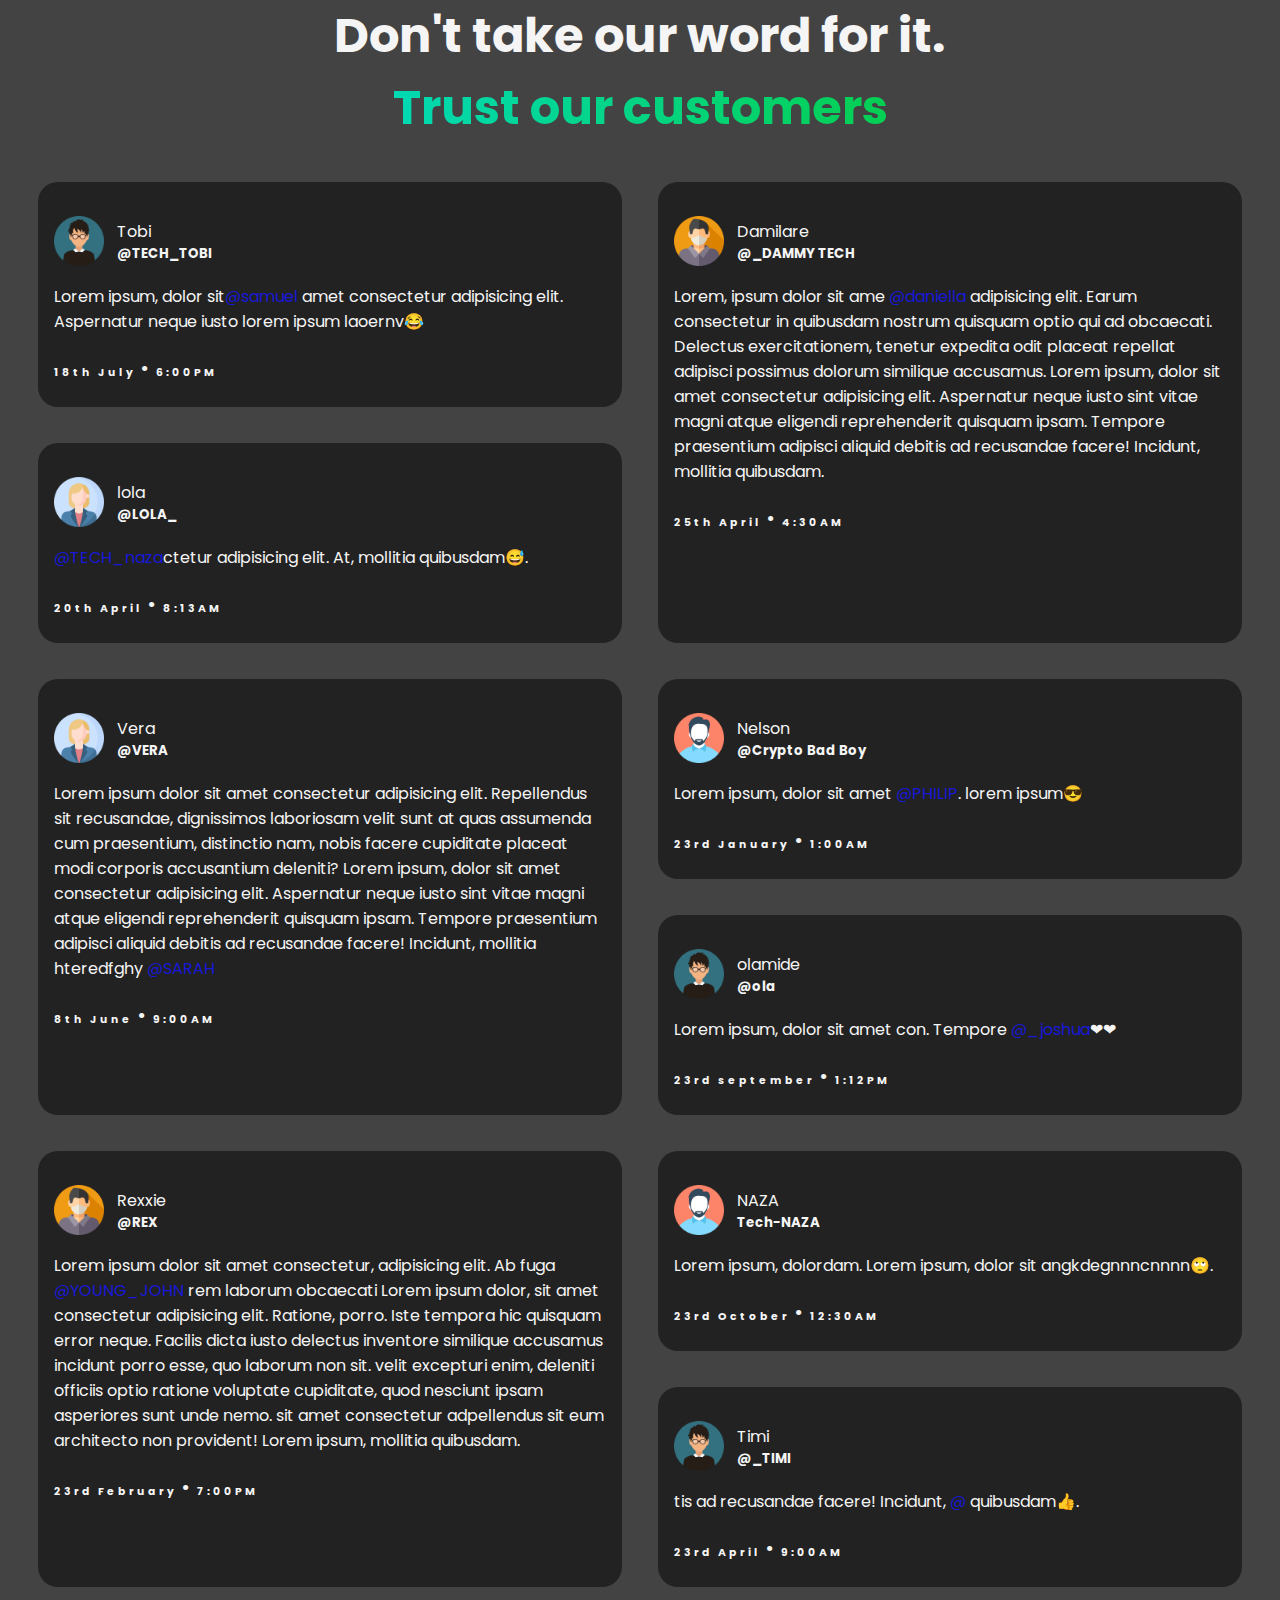
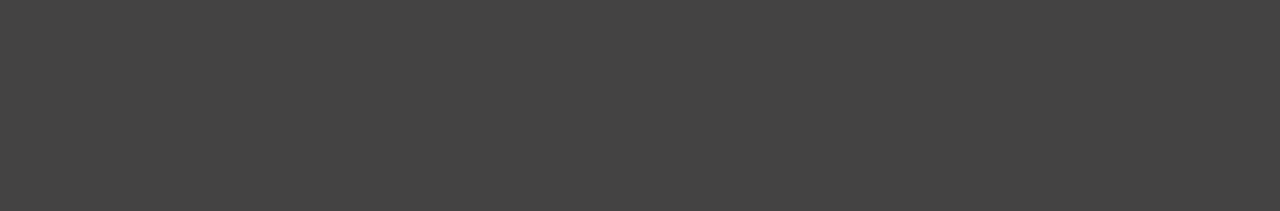
<file: grid.html>
<!DOCTYPE html>
<html lang="en">
    <head>
        <meta charset="UTF-8">
        <meta http-equiv="X-UA-Compatible" content="IE=edge">
        <meta name="viewport" content="width=device-width, initial-scale=1.0">
        <link rel="stylesheet" href="./css/grid.css">
        <link rel="stylesheet" href="https://unpkg.com/aos@next/dist/aos.css" />
        <title>Document</title>
    </head>
    <body>
        <div class="heading">
            <h1>Don't take our word for it.</h1>
            <h2>Trust our customers</h2>
        </div>
        <div class="grid">
            <div>
                <div class="slide">
                    <img src="./images/user.png" alt="">
                    <div>
                        <p>Tobi</p>
                        <h5>@TECH_TOBI</h5>
                    </div>
                </div>
                <p>Lorem ipsum, dolor sit<span>@samuel</span> amet consectetur adipisicing elit. Aspernatur neque iusto lorem ipsum laoernv😂 </p>
                <h6>18th July <sup>.</sup> 6:00PM</h6>
            </div>
            <div>
                <div class="slide">
                    <img src="./images/man (1).png" alt="">
                    <div>
                        <p>Damilare</p>
                        <h5>@_DAMMY TECH</h5>
                    </div>
                </div>
                <p>Lorem, ipsum dolor sit ame <span>@daniella</span> adipisicing elit. Earum consectetur in quibusdam nostrum quisquam optio qui ad obcaecati. Delectus exercitationem, tenetur expedita odit placeat repellat adipisci possimus dolorum similique accusamus. Lorem ipsum, dolor sit amet consectetur adipisicing elit. Aspernatur neque iusto sint vitae magni atque eligendi reprehenderit quisquam ipsam. Tempore praesentium adipisci aliquid debitis ad recusandae facere! Incidunt, mollitia quibusdam.</p>
                <h6>25th April <sup>.</sup> 4:30AM</h6>
            </div>
            <div>
                <div class="slide">
                    <img src="./images/woman profile.png" alt="">
                    <div>
                        <p>lola</p>
                        <h5>@LOLA_</h5>
                    </div>
                </div>
                <p><span>@TECH_naza</span>ctetur adipisicing elit. At, mollitia quibusdam😅.</p>
                <h6>20th April <sup>.</sup> 8:13AM</h6>
            </div>
            <div>
                <div class="slide">
                    <img src="./images/woman profile.png" alt="">
                    <div>
                        <p>Vera</p>
                        <h5>@VERA</h5>
                    </div>
                </div>
                <p>Lorem ipsum dolor sit amet consectetur adipisicing elit. Repellendus sit recusandae, dignissimos laboriosam velit sunt at quas assumenda cum praesentium, distinctio nam, nobis facere cupiditate placeat modi corporis accusantium deleniti? Lorem ipsum, dolor sit amet consectetur adipisicing elit. Aspernatur neque iusto sint vitae magni atque eligendi reprehenderit quisquam ipsam. Tempore praesentium adipisci aliquid debitis ad recusandae facere! Incidunt, mollitia hteredfghy <span>@SARAH</span></p>
                <h6>8th June <sup>.</sup> 9:00AM</h6>
            </div>
            <div>
                <div class="slide">
                    <img src="./images/man.png" alt="">
                    <div>
                        <p>Nelson</p>
                        <h5>@Crypto Bad Boy</h5>
                    </div>
                </div>
                <p>Lorem ipsum, dolor sit amet <span>@PHILIP</span>. lorem ipsum😎 </p>
                <h6>23rd January <sup>.</sup> 1:00AM</h6>
            </div>
            <div>
                <div class="slide">
                    <img src="./images/user.png" alt="">
                    <div>
                        <p>olamide</p>
                        <h5>@ola</h5>
                    </div>
                </div>
                <p>Lorem ipsum, dolor sit amet con. Tempore <span>@_joshua</span>❤❤</p>
                <h6>23rd september <sup>.</sup> 1:12PM</h6>
            </div>
            <div>
                <div class="slide">
                    <img src="./images/man (1).png" alt="">
                    <div>
                        <p>Rexxie</p>
                        <h5>@REX</h5>
                    </div>
                </div>
                <p>Lorem ipsum dolor sit amet consectetur, adipisicing elit. Ab fuga <span>@YOUNG_JOHN</span> rem laborum obcaecati Lorem ipsum dolor, sit amet consectetur adipisicing elit. Ratione, porro. Iste tempora hic quisquam error neque. Facilis dicta iusto delectus inventore similique accusamus incidunt porro esse, quo laborum non sit. velit excepturi enim, deleniti officiis optio ratione voluptate cupiditate, quod nesciunt ipsam asperiores sunt unde nemo. sit amet consectetur adpellendus sit eum architecto non provident! Lorem ipsum, mollitia quibusdam.</p>
                <h6>23rd February <sup>.</sup> 7:00PM</h6>
            </div>
            <div>
                <div class="slide">
                    <img src="./images/man.png" alt="">
                    <div>
                        <p>NAZA</p>
                        <h5>Tech-NAZA</h5>
                    </div>
                </div>
                <p>Lorem ipsum, dolordam. Lorem ipsum, dolor sit angkdegnnncnnnn🙄.</p>
                <h6>23rd October <sup>.</sup> 12:30AM</h6>
            </div>
            <div>
                <div class="slide">
                    <img src="./images/user.png" alt="">
                    <div>
                        <p>Timi</p>
                        <h5>@_TIMI</h5>
                    </div>
                </div>
                <p>tis ad recusandae facere! Incidunt, <span>@</span> quibusdam👍.</p>
                <h6>23rd April <sup>.</sup> 9:00AM</h6>
            </div>
        </div>
        <div class="back" data-aos-duration="500" data-aos="fade-up" data-aos-once="true">
            <a href="index.html"><button>Back to home</button></a>
        </div>

        <script src="https://unpkg.com/aos@next/dist/aos.js"></script>
        <script>
            AOS.init();
        </script>
    </body>
</html>
</file>
<file: css/grid.css>
@import url('https://fonts.googleapis.com/css2?family=Poppins:wght@300;400&display=swap');
* {
    padding: 0;
    margin: 0;
    box-sizing: border-box;
    font-family: 'Poppins', sans-serif;
}

body {
    background-color: rgb(68, 67, 67);
    /* background-size: 400%;
    background-position: left;
    animation-name: diff;
    animation-duration: 300s;
    animation-timing-function: ease-in-out;
    animation-iteration-count: infinite;
    animation-direction: alternate-reverse; */
}

@keyframes diff {
    0% {background-position: left;}
    50% {background-position: right;}
    100% {background-position: left;}
}

div.heading {
    text-align: center;
    font-weight: 900;
    font-size: 1.5rem;
}

div.heading h1 {
    color: whitesmoke;
}

div.heading h2 {
    font-size: 3rem;
    background-image: linear-gradient(to right, rgb(1, 225, 255), rgb(6, 199, 6), rgb(0, 102, 255), rgb(12, 124, 124), rgb(27, 31, 252));
    -webkit-background-clip: text;
    -webkit-text-fill-color: transparent;
    background-size: 400%;
    background-position: left;
    animation-name: change;
    animation-duration: 30s;
    animation-timing-function: ease-in-out;
    animation-iteration-count: infinite;
}

@keyframes change {
    0% {background-position: left;}
    25% {background-position: center;}
    50% {background-position: right;}
    75% {background-position: center;}
    100% {background-position: left;}
}

span {
    color: rgb(24, 24, 216);
}

div.grid {
    display: grid;
    grid-template-columns: repeat(auto-fit, minmax(70px, 2fr));
    /* grid-template-columns: repeat(12, 2fr); */
    /* grid-template-rows: repeat(12, 2fr); */
    padding: 3%;
    row-gap: 4vh;
    column-gap: 4vh;
}

div.grid>div:nth-child(2){
    grid-row: span 2;
    /* border: 5px solid blue; */
}

div.grid>div:nth-child(4){
    grid-row: span 2;
    /* border: 5px solid red; */
}

div.grid>div:nth-child(7){
    /* border: 5px solid gold; */
    grid-row: span 2;
}

div.grid>div {
    background-color: rgb(34, 34, 34);
    color: whitesmoke;
    padding: 1rem;
    border-radius: 20px;
    grid-column: span 4;
    height: auto;
    cursor: pointer;
    transition: all 400ms ease-in-out;
    overflow: hidden;
}

div.grid>div>div {
    /* transform: translateX(800px); */
    transition: all 1s ease-in-out;
}

h6 {
    transition: all .7s ease-in-out;
    opacity: 1;
}

div.grid>div:hover{
    /* transform: scale(1.05); */
    transform-origin: center;
}

div.grid>div:hover  div.slide{
    transform: translateX(0);
}

div.grid>div:hover h6 {
    opacity: 1;
}

div.grid>div img {
    width: 50px;
}

div.grid>div>div {
    display: flex;
    align-items: center;
    gap: 1vw;
    margin: 2vh 0;
}

h6 {
    margin: 1vh 0;
    letter-spacing: 3px;
}

h6 sup {
    font-size: 1.6rem;
}

div.back {
    text-align: center;
    padding: 2vh 0;
}

div.back button {
    padding: 10px 20px;
    font-size: 1.2rem;
    border: none;
    border-radius: 20px;
    text-transform: capitalize;
    background-color: gainsboro;
    cursor: pointer;
    font-weight: 900;
    transition: all 500ms ease-in-out;
}

div.back button:hover {
    background-color: rgb(255, 255, 255);
}


@media only screen and (max-width:800px) {
    div.heading h1 {
        font-size: 1.3rem;
    }
    div.heading h2 {
        font-size: 1.2rem;
    }
}
</file>
